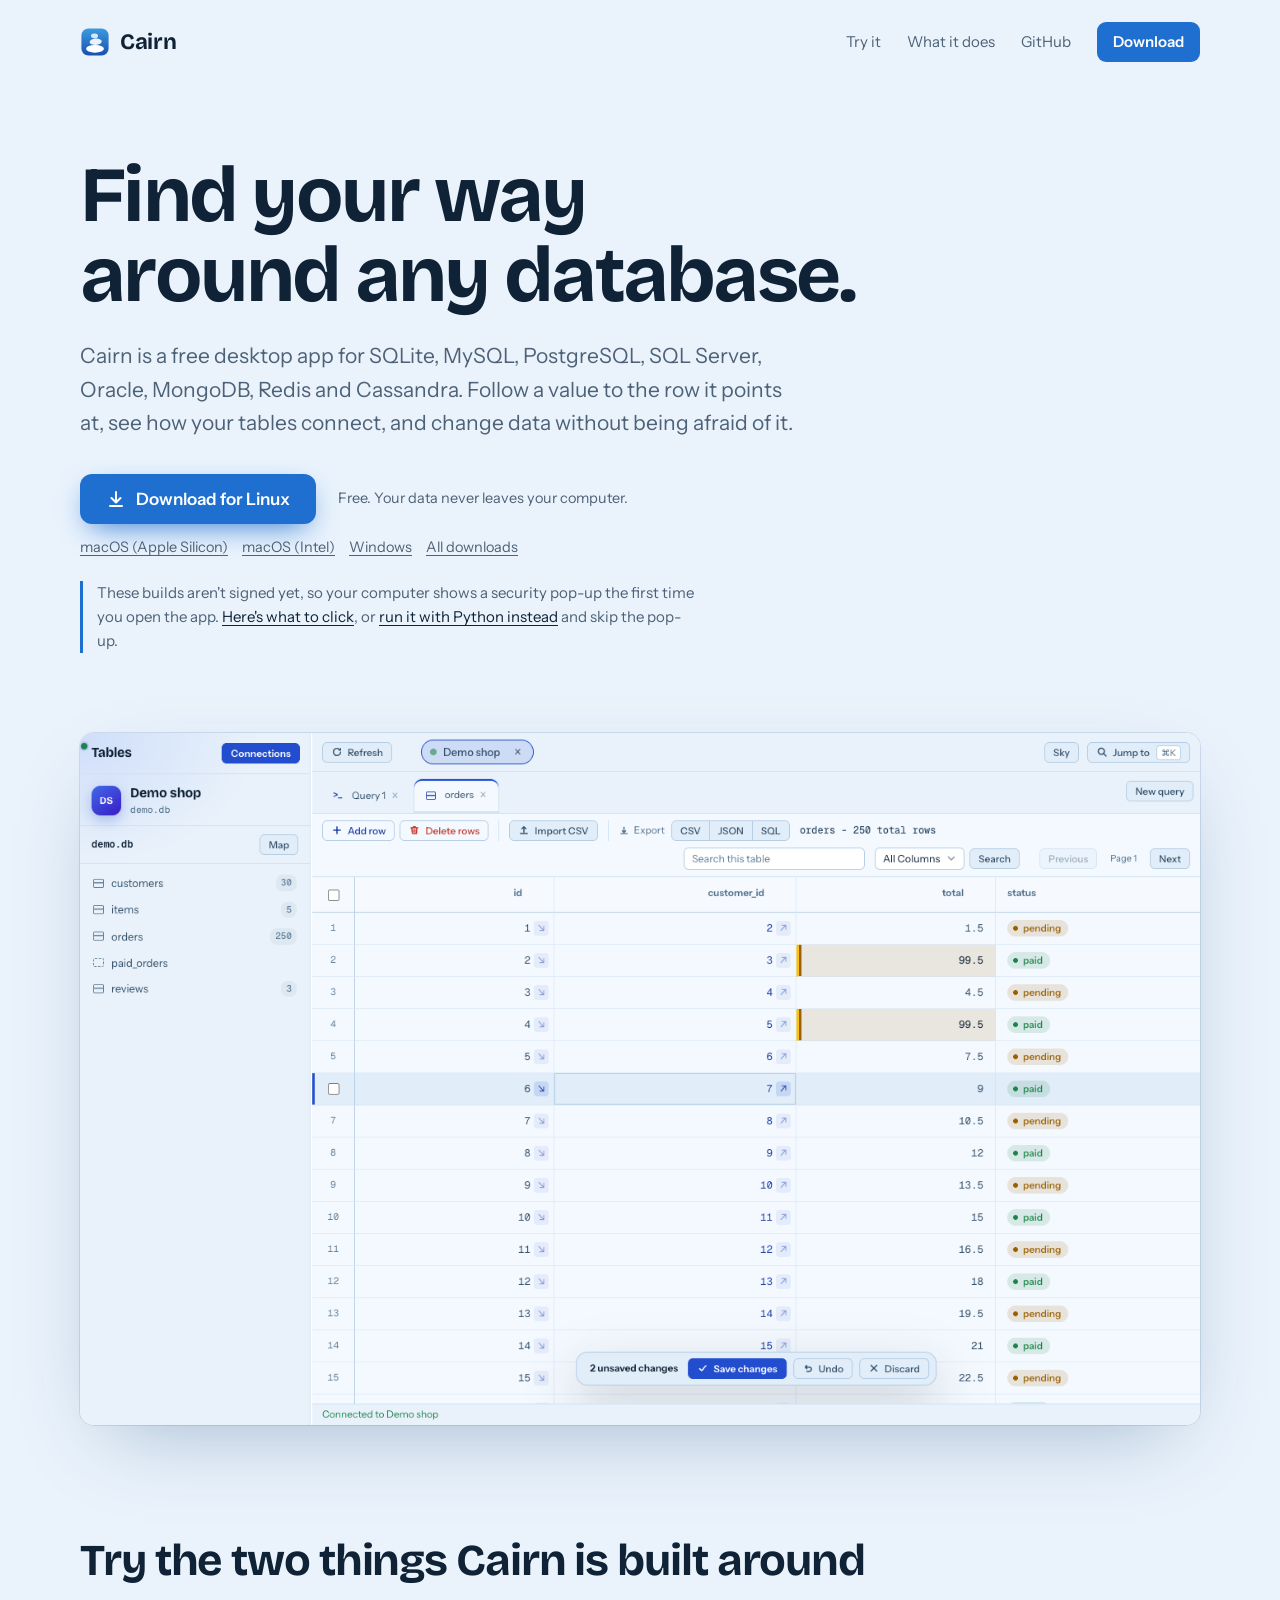
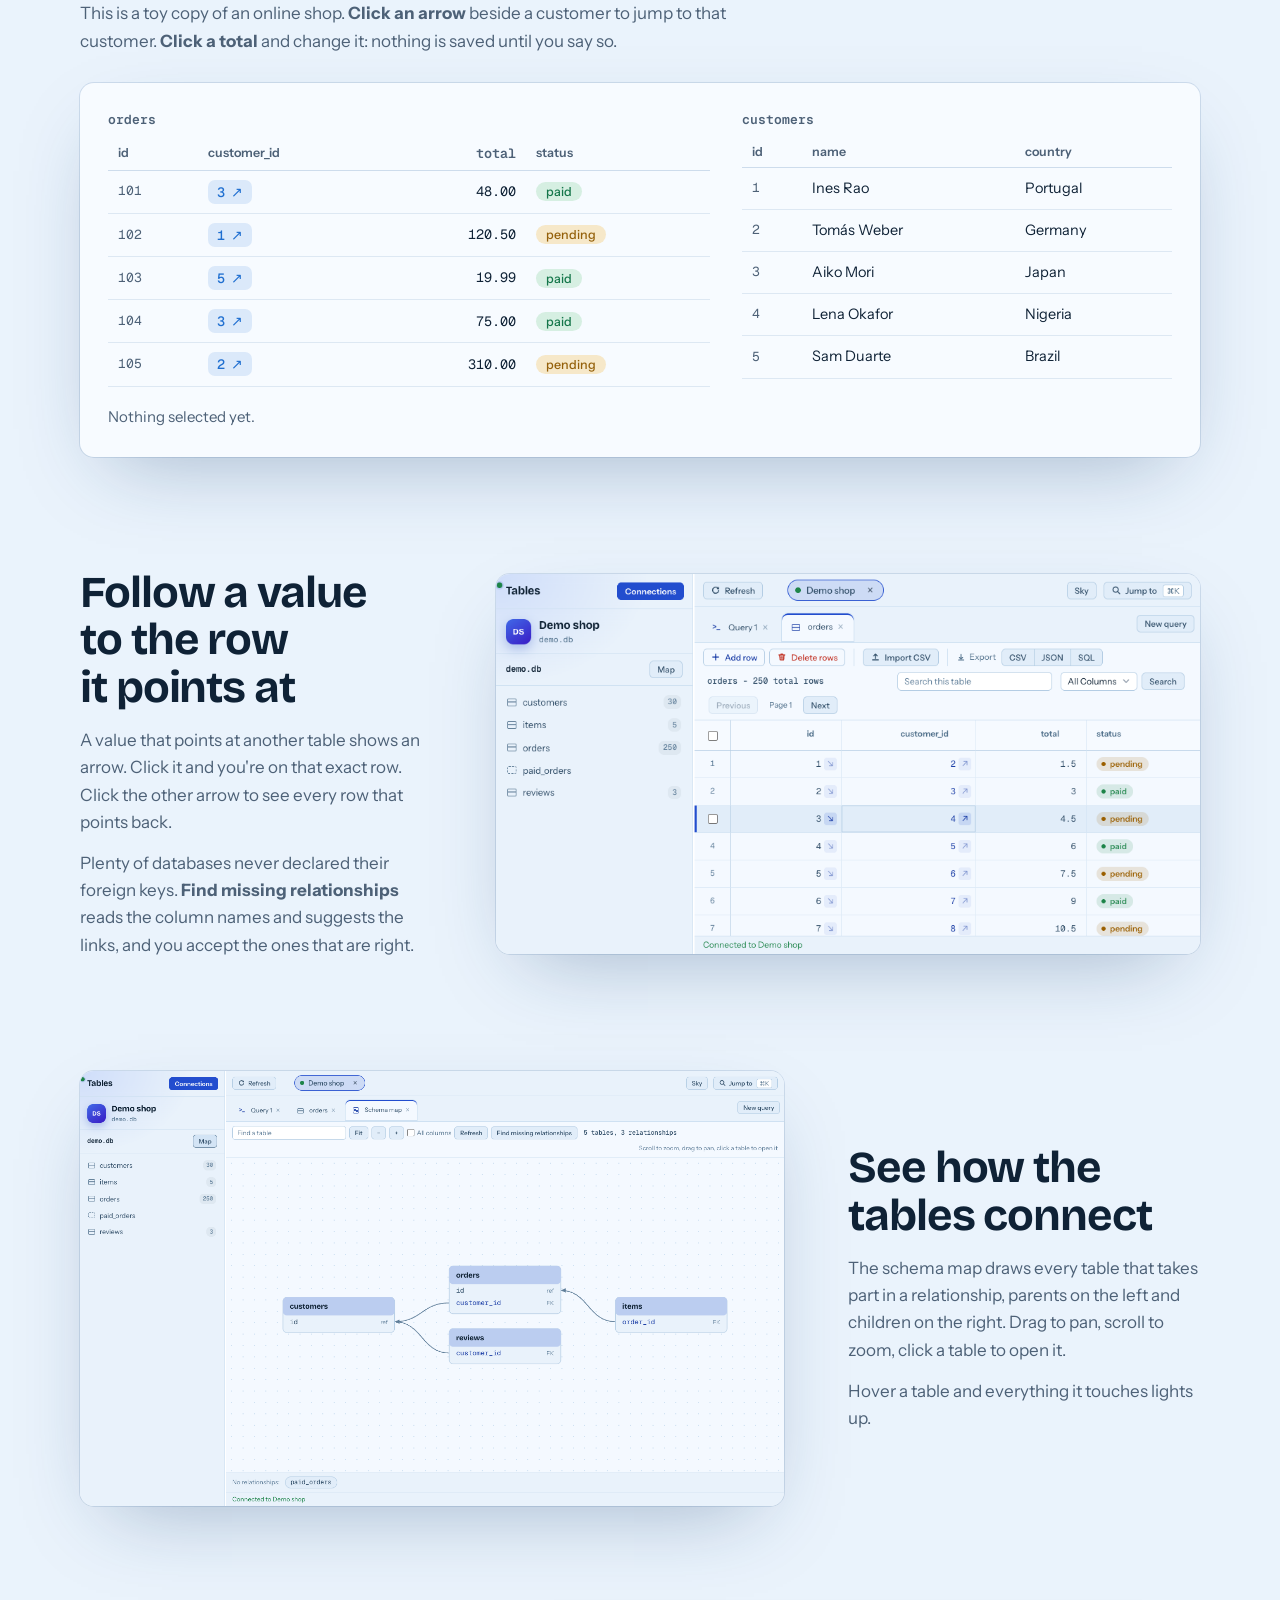
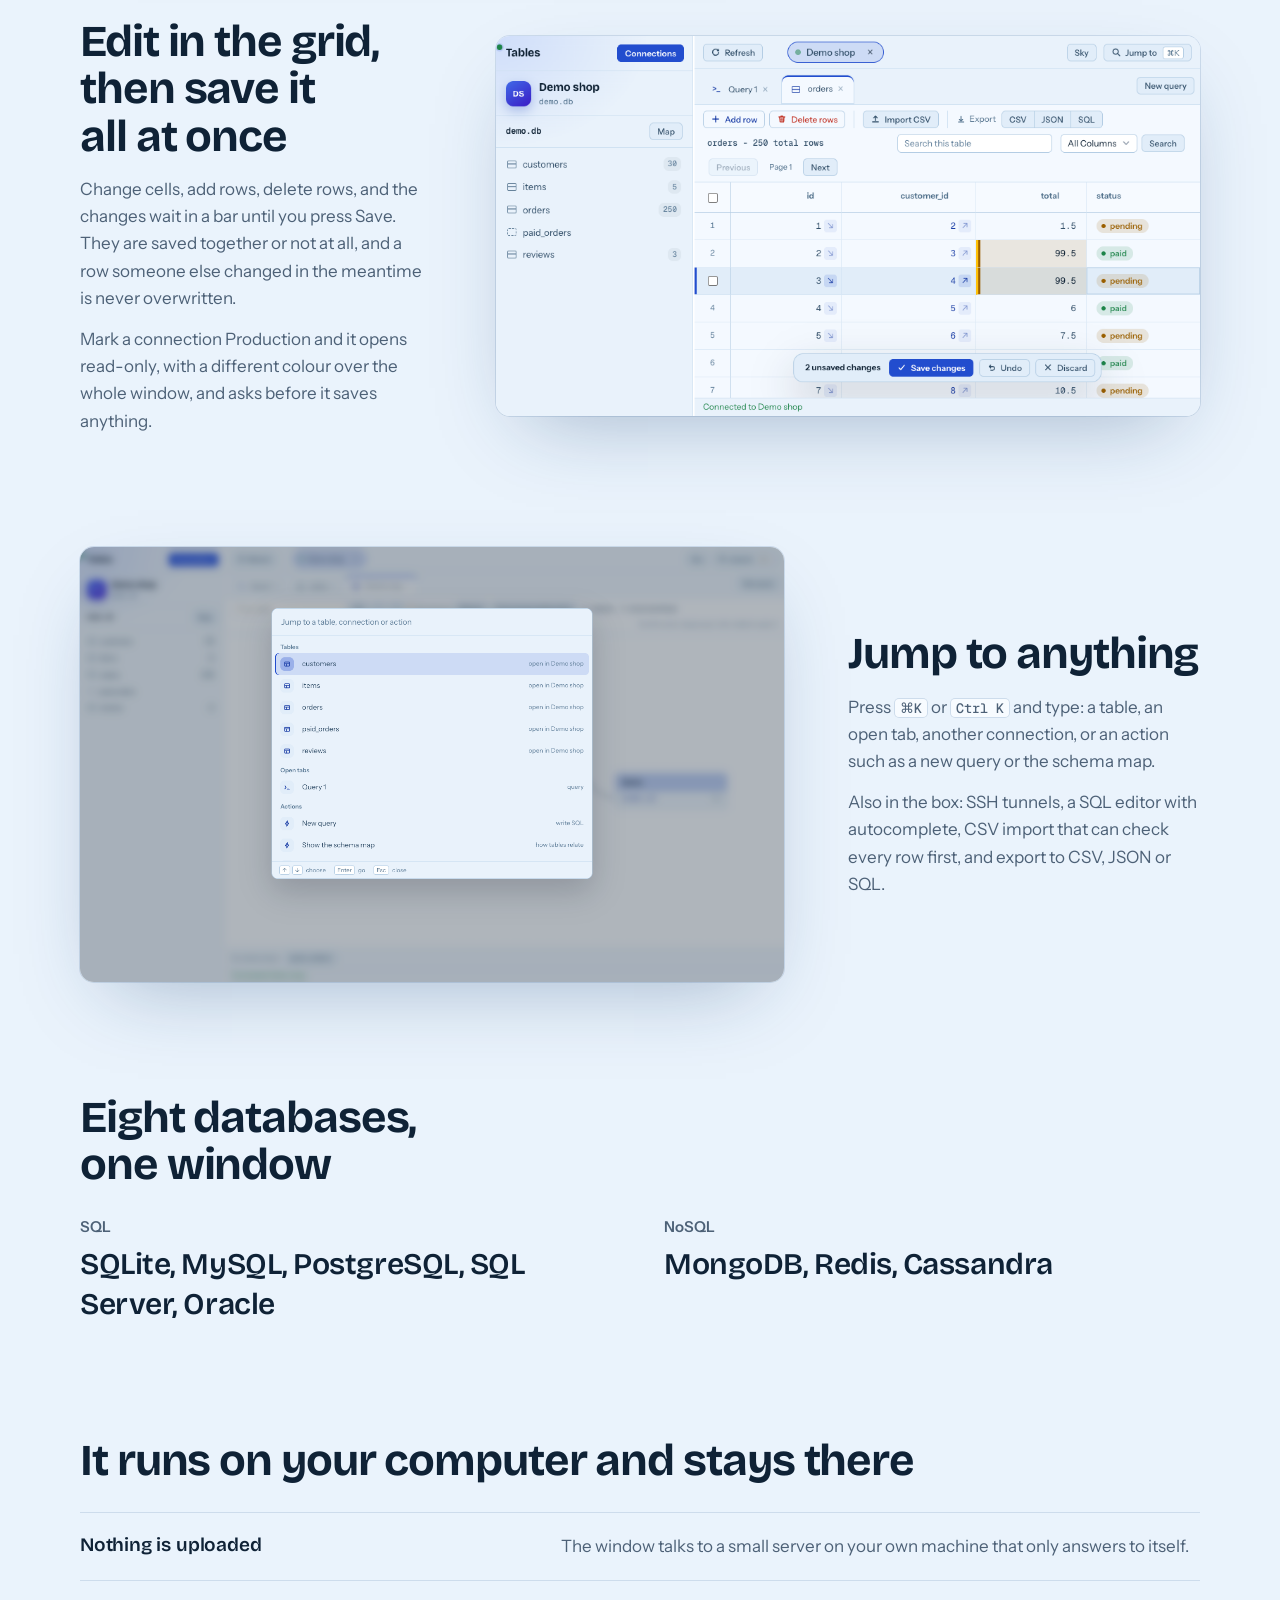
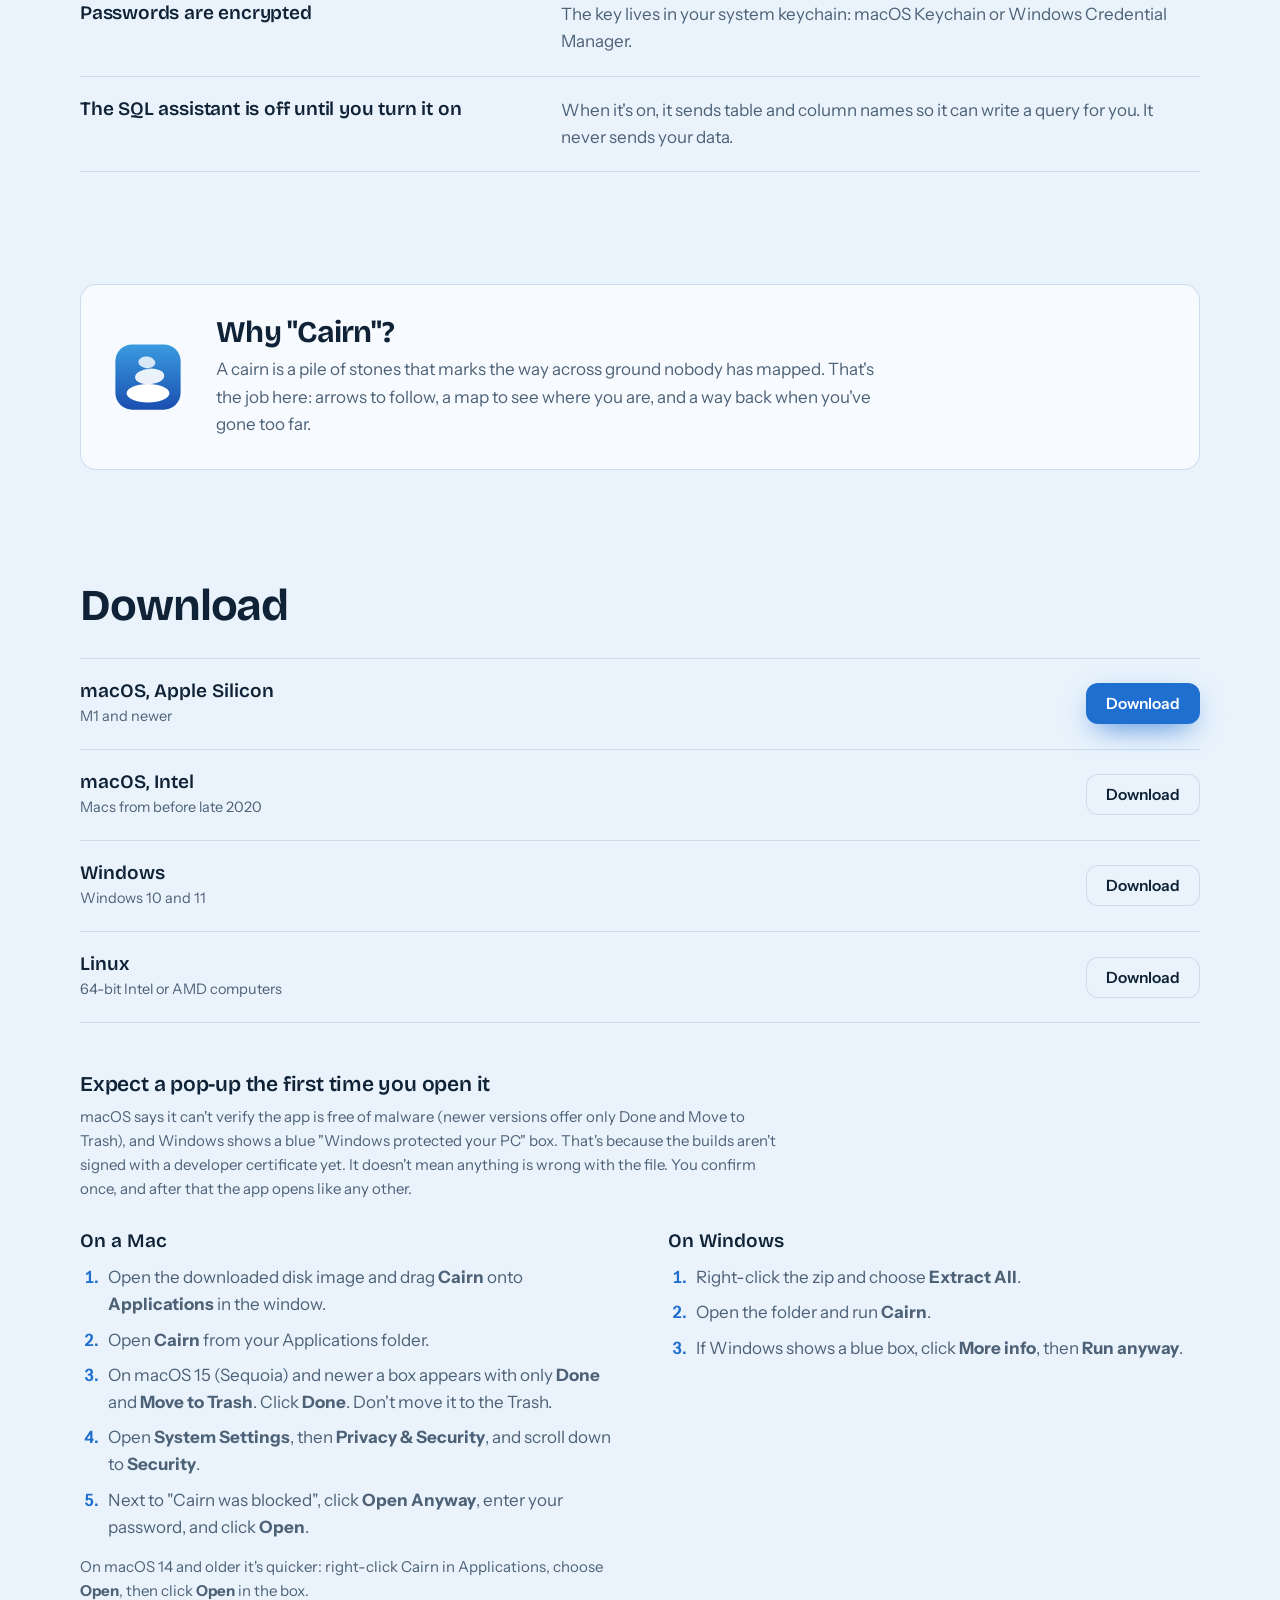
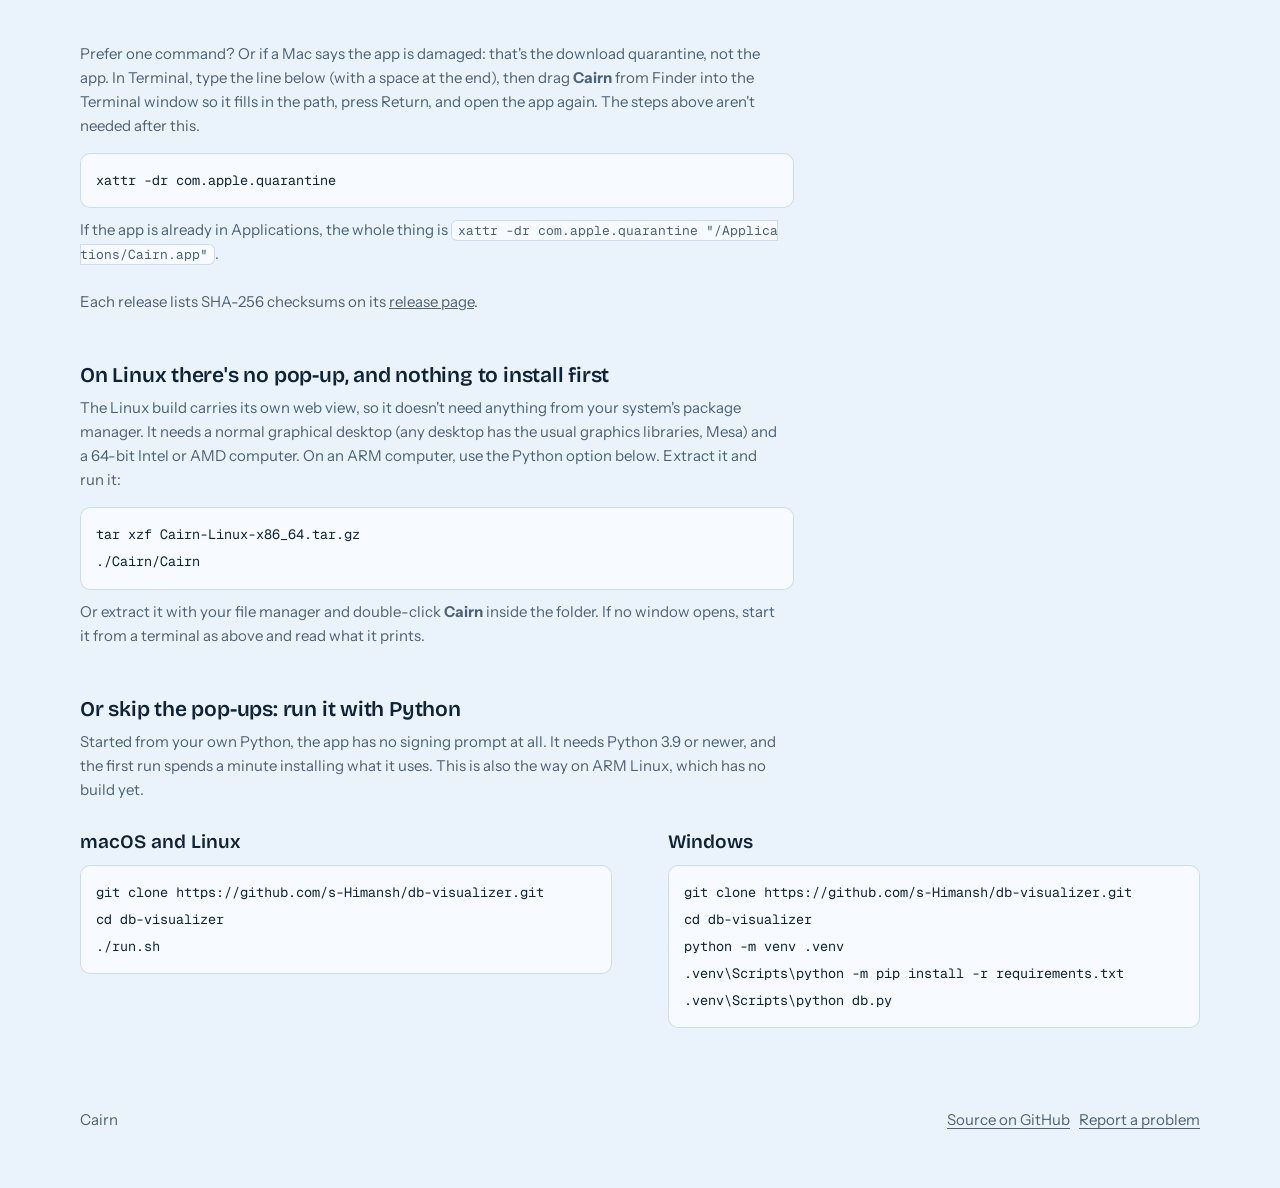
<file: site/index.html>
<!doctype html>
<html lang="en">
<head>
<meta charset="utf-8">
<meta name="viewport" content="width=device-width, initial-scale=1">
<title>Cairn: find your way around any database</title>
<meta name="description" content="Cairn is a free desktop app for SQLite, MySQL, PostgreSQL, SQL Server, Oracle, MongoDB, Redis and Cassandra. Follow a value to the row it points at, see how tables connect, and change data without being afraid of it. Download and open, nothing to install.">
<meta name="color-scheme" content="light dark">
<meta property="og:title" content="Cairn: find your way around any database">
<meta property="og:description" content="Follow a value to the row it points at, see how tables connect, and change data without being afraid of it.">
<meta property="og:image" content="img/grid-sky.png">
<link rel="icon" type="image/svg+xml" href="img/cairn.svg">
<link rel="stylesheet" href="fonts.css">
<link rel="stylesheet" href="style.css">
<link rel="preload" href="fonts/bricolage-grotesque-latin.woff2" as="font" type="font/woff2" crossorigin>
</head>
<body>

<div class="wrap">
  <header class="bar">
    <a class="brand" href="#"><img src="img/cairn.svg" width="30" height="30" alt="">Cairn</a>
    <nav aria-label="Page">
      <a href="#try">Try it</a>
      <a href="#features">What it does</a>
      <a href="https://github.com/s-Himansh/db-visualizer">GitHub</a>
      <a class="nav-get" href="#download">Download</a>
    </nav>
  </header>

  <main>
  <div class="hero">
    <h1>Find your way around any database.</h1>
    <p class="lede">Cairn is a free desktop app for SQLite, MySQL, PostgreSQL, SQL Server, Oracle, MongoDB, Redis and Cassandra. Follow a value to the row it points at, see how your tables connect, and change data without being afraid of it.</p>

    <div class="get" id="get">
      <a class="btn" id="get-btn" data-dl="mac-arm" href="https://github.com/s-Himansh/db-visualizer/releases/latest/download/Cairn-macOS-AppleSilicon.dmg">
        <svg viewBox="0 0 20 20" fill="none" stroke="currentColor" stroke-width="2" stroke-linecap="round" stroke-linejoin="round" aria-hidden="true"><path d="M10 3v10M5.5 9 10 13.5 14.5 9M4 17h12"/></svg>
        <span id="get-label">Download for macOS</span>
      </a>
      <span class="get-note" id="get-note">Free. Your data never leaves your computer.</span>
    </div>
    <p class="other" id="other">
      <a href="#download">macOS (Intel)</a><a href="#download">Windows</a><a href="#download">Linux</a><a href="#download">All downloads</a>
    </p>
    <p class="heads-up">These builds aren't signed yet, so your computer shows a security pop-up the first time you open the app. <a href="#first-launch">Here's what to click</a>, or <a href="#source">run it with Python instead</a> and skip the pop-up.</p>

    <picture class="shot">
      <source srcset="img/grid-obsidian.png" media="(prefers-color-scheme: dark)">
      <img src="img/grid-sky.png" width="1360" height="840" alt="The orders table in Cairn: paid and pending shown as coloured labels, links to related rows, and a bar at the bottom saying two unsaved changes with Save, Undo and Discard.">
    </picture>
  </div>

  <section id="try" class="try" aria-labelledby="try-h">
    <h2 id="try-h">Try the two things Cairn is built around</h2>
    <p class="try-lede">This is a toy copy of an online shop. <b>Click an arrow</b> beside a customer to jump to that customer. <b>Click a total</b> and change it: nothing is saved until you say so.</p>

    <div class="demo" id="demo">
      <div class="demo-tables">
        <div class="demo-pane">
          <div class="demo-name">orders</div>
          <table aria-label="Orders">
            <thead><tr><th>id</th><th>customer_id</th><th class="num">total</th><th>status</th></tr></thead>
            <tbody id="demo-orders"></tbody>
          </table>
        </div>
        <div class="demo-pane">
          <div class="demo-name">customers</div>
          <table aria-label="Customers">
            <thead><tr><th>id</th><th>name</th><th>country</th></tr></thead>
            <tbody id="demo-customers"></tbody>
          </table>
        </div>
      </div>
      <p class="demo-live" id="demo-live" aria-live="polite">Nothing selected yet.</p>
      <div class="demo-bar" id="demo-bar" hidden>
        <b id="demo-count">1 unsaved change</b>
        <button type="button" class="demo-save" id="demo-save">Save changes</button>
        <button type="button" id="demo-undo">Undo</button>
      </div>
    </div>
  </section>

  <section id="features" aria-labelledby="f1">
    <div class="row">
      <div class="text">
        <h2 id="f1">Follow a value to the row it points at</h2>
        <p>A value that points at another table shows an arrow. Click it and you're on that exact row. Click the other arrow to see every row that points back.</p>
        <p>Plenty of databases never declared their foreign keys. <b>Find missing relationships</b> reads the column names and suggests the links, and you accept the ones that are right.</p>
      </div>
      <picture class="shot">
        <source srcset="img/links-obsidian.png" media="(prefers-color-scheme: dark)">
        <img src="img/links-sky.png" width="1000" height="540" loading="lazy" alt="The orders table with arrows beside each customer_id that open the customer they point at.">
      </picture>
    </div>
  </section>

  <section aria-labelledby="f2">
    <div class="row flip">
      <div class="text">
        <h2 id="f2">See how the tables connect</h2>
        <p>The schema map draws every table that takes part in a relationship, parents on the left and children on the right. Drag to pan, scroll to zoom, click a table to open it.</p>
        <p>Hover a table and everything it touches lights up.</p>
      </div>
      <picture class="shot">
        <source srcset="img/map-obsidian.png" media="(prefers-color-scheme: dark)">
        <img src="img/map-sky.png" width="1360" height="840" loading="lazy" alt="The schema map: customers, orders, reviews and items joined by arrows.">
      </picture>
    </div>
  </section>

  <section aria-labelledby="f3">
    <div class="row">
      <div class="text">
        <h2 id="f3">Edit in the grid, then save it all at once</h2>
        <p>Change cells, add rows, delete rows, and the changes wait in a bar until you press Save. They are saved together or not at all, and a row someone else changed in the meantime is never overwritten.</p>
        <p>Mark a connection Production and it opens read-only, with a different colour over the whole window, and asks before it saves anything.</p>
      </div>
      <picture class="shot">
        <source srcset="img/save-obsidian.png" media="(prefers-color-scheme: dark)">
        <img src="img/save-sky.png" width="1000" height="540" loading="lazy" alt="Two edited cells highlighted, and a bar reading 2 unsaved changes with Save changes, Undo and Discard.">
      </picture>
    </div>
  </section>

  <section aria-labelledby="f4">
    <div class="row flip">
      <div class="text">
        <h2 id="f4">Jump to anything</h2>
        <p>Press <kbd>⌘K</kbd> or <kbd>Ctrl K</kbd> and type: a table, an open tab, another connection, or an action such as a new query or the schema map.</p>
        <p>Also in the box: SSH tunnels, a SQL editor with autocomplete, CSV import that can check every row first, and export to CSV, JSON or SQL.</p>
      </div>
      <picture class="shot">
        <source srcset="img/palette-obsidian.png" media="(prefers-color-scheme: dark)">
        <img src="img/palette-sky.png" width="1360" height="840" loading="lazy" alt="The jump menu listing tables, open tabs and actions.">
      </picture>
    </div>
  </section>

  <section class="dbs" aria-labelledby="dbs">
    <h2 id="dbs">Eight databases, one window</h2>
    <div class="dbgroups">
      <div><h3>SQL</h3><p>SQLite, MySQL, PostgreSQL, SQL Server, Oracle</p></div>
      <div><h3>NoSQL</h3><p>MongoDB, Redis, Cassandra</p></div>
    </div>
  </section>

  <section class="trust" aria-labelledby="trust">
    <h2 id="trust">It runs on your computer and stays there</h2>
    <ul>
      <li><strong>Nothing is uploaded</strong><span>The window talks to a small server on your own machine that only answers to itself.</span></li>
      <li><strong>Passwords are encrypted</strong><span>The key lives in your system keychain: macOS Keychain or Windows Credential Manager.</span></li>
      <li><strong>The SQL assistant is off until you turn it on</strong><span>When it's on, it sends table and column names so it can write a query for you. It never sends your data.</span></li>
    </ul>
  </section>

  <section class="name" aria-labelledby="name">
    <div class="name-row">
      <img src="img/cairn.svg" width="72" height="72" alt="">
      <div>
        <h2 id="name">Why "Cairn"?</h2>
        <p>A cairn is a pile of stones that marks the way across ground nobody has mapped. That's the job here: arrows to follow, a map to see where you are, and a way back when you've gone too far.</p>
      </div>
    </div>
  </section>

  <section id="download" aria-labelledby="dl">
    <h2 id="dl">Download</h2>
    <div class="all">
      <div class="item"><div><b>macOS, Apple Silicon</b><small>M1 and newer <span data-size="mac-arm"></span></small></div><a class="btn" data-dl="mac-arm" href="https://github.com/s-Himansh/db-visualizer/releases/latest/download/Cairn-macOS-AppleSilicon.dmg">Download</a></div>
      <div class="item"><div><b>macOS, Intel</b><small>Macs from before late 2020 <span data-size="mac-intel"></span></small></div><a class="btn quiet" data-dl="mac-intel" href="https://github.com/s-Himansh/db-visualizer/releases/latest/download/Cairn-macOS-Intel.dmg">Download</a></div>
      <div class="item"><div><b>Windows</b><small>Windows 10 and 11 <span data-size="win"></span></small></div><a class="btn quiet" data-dl="win" href="https://github.com/s-Himansh/db-visualizer/releases/latest/download/Cairn-Windows.zip">Download</a></div>
      <div class="item"><div><b>Linux</b><small>64-bit Intel or AMD computers <span data-size="linux"></span></small></div><a class="btn quiet" data-dl="linux" href="https://github.com/s-Himansh/db-visualizer/releases/latest/download/Cairn-Linux-x86_64.tar.gz">Download</a></div>
    </div>

    <h3 class="sub" id="first-launch">Expect a pop-up the first time you open it</h3>
    <p class="fine">macOS says it can't verify the app is free of malware (newer versions offer only Done and Move to Trash), and Windows shows a blue "Windows protected your PC" box. That's because the builds aren't signed with a developer certificate yet. It doesn't mean anything is wrong with the file. You confirm once, and after that the app opens like any other.</p>
    <div class="launch">
      <div>
        <h3>On a Mac</h3>
        <ol>
          <li>Open the downloaded disk image and drag <b>Cairn</b> onto <b>Applications</b> in the window.</li>
          <li>Open <b>Cairn</b> from your Applications folder.</li>
          <li>On macOS 15 (Sequoia) and newer a box appears with only <b>Done</b> and <b>Move to Trash</b>. Click <b>Done</b>. Don't move it to the Trash.</li>
          <li>Open <b>System Settings</b>, then <b>Privacy &amp; Security</b>, and scroll down to <b>Security</b>.</li>
          <li>Next to "Cairn was blocked", click <b>Open Anyway</b>, enter your password, and click <b>Open</b>.</li>
        </ol>
        <p class="fine" style="margin-top: 14px">On macOS 14 and older it's quicker: right-click Cairn in Applications, choose <b>Open</b>, then click <b>Open</b> in the box.</p>
      </div>
      <div>
        <h3>On Windows</h3>
        <ol>
          <li>Right-click the zip and choose <b>Extract All</b>.</li>
          <li>Open the folder and run <b>Cairn</b>.</li>
          <li>If Windows shows a blue box, click <b>More info</b>, then <b>Run anyway</b>.</li>
        </ol>
      </div>
    </div>
    <p class="fine">Prefer one command? Or if a Mac says the app is damaged: that's the download quarantine, not the app. In Terminal, type the line below (with a space at the end), then drag <b>Cairn</b> from Finder into the Terminal window so it fills in the path, press Return, and open the app again. The steps above aren't needed after this.</p>
    <pre class="narrow"><code>xattr -dr com.apple.quarantine </code></pre>
    <p class="fine" style="margin-top: 10px">If the app is already in Applications, the whole thing is <code>xattr -dr com.apple.quarantine "/Applications/Cairn.app"</code>.</p>
    <p class="fine">Each release lists SHA-256 checksums on its <a href="https://github.com/s-Himansh/db-visualizer/releases/latest">release page</a>.</p>

    <h3 class="sub" id="linux">On Linux there's no pop-up, and nothing to install first</h3>
    <p class="fine">The Linux build carries its own web view, so it doesn't need anything from your system's package manager. It needs a normal graphical desktop (any desktop has the usual graphics libraries, Mesa) and a 64-bit Intel or AMD computer. On an ARM computer, use the Python option below. Extract it and run it:</p>
    <pre class="narrow"><code>tar xzf Cairn-Linux-x86_64.tar.gz
./Cairn/Cairn</code></pre>
    <p class="fine" style="margin-top: 10px">Or extract it with your file manager and double-click <b>Cairn</b> inside the folder. If no window opens, start it from a terminal as above and read what it prints.</p>

    <h3 class="sub" id="source">Or skip the pop-ups: run it with Python</h3>
    <p class="fine">Started from your own Python, the app has no signing prompt at all. It needs Python 3.9 or newer, and the first run spends a minute installing what it uses. This is also the way on ARM Linux, which has no build yet.</p>
    <div class="launch">
      <div>
        <h3>macOS and Linux</h3>
        <pre><code>git clone https://github.com/s-Himansh/db-visualizer.git
cd db-visualizer
./run.sh</code></pre>
      </div>
      <div>
        <h3>Windows</h3>
        <pre><code>git clone https://github.com/s-Himansh/db-visualizer.git
cd db-visualizer
python -m venv .venv
.venv\Scripts\python -m pip install -r requirements.txt
.venv\Scripts\python db.py</code></pre>
      </div>
    </div>
  </section>
  </main>

  <footer>
    <span>Cairn <span id="version"></span></span>
    <span><a href="https://github.com/s-Himansh/db-visualizer">Source on GitHub</a> &nbsp; <a href="https://github.com/s-Himansh/db-visualizer/issues">Report a problem</a></span>
  </footer>
</div>

<script src="app.js"></script>
</body>
</html>
</file>
<file: site/fonts.css>
/* The same three typefaces as the app (SIL Open Font License, see fonts/), served from this site: nothing comes from the internet. */

/* Instrument Sans: the interface */
@font-face { font-family: 'Instrument Sans'; font-style: normal; font-weight: 400 700; font-display: swap;
  src: url('fonts/instrument-sans-latin-ext.woff2') format('woff2');
  unicode-range: U+0100-02BA, U+02BD-02C5, U+02C7-02CC, U+02CE-02D7, U+02DD-02FF, U+0304, U+0308, U+0329, U+1D00-1DBF, U+1E00-1E9F, U+1EF2-1EFF, U+2020, U+20A0-20AB, U+20AD-20C0, U+2113, U+2C60-2C7F, U+A720-A7FF; }
@font-face { font-family: 'Instrument Sans'; font-style: normal; font-weight: 400 700; font-display: swap;
  src: url('fonts/instrument-sans-latin.woff2') format('woff2');
  unicode-range: U+0000-00FF, U+0131, U+0152-0153, U+02BB-02BC, U+02C6, U+02DA, U+02DC, U+0304, U+0308, U+0329, U+2000-206F, U+20AC, U+2122, U+2191, U+2193, U+2212, U+2215, U+FEFF, U+FFFD; }

/* Bricolage Grotesque: titles and the big headline on the picker screen */
@font-face { font-family: 'Bricolage Grotesque'; font-style: normal; font-weight: 200 800; font-display: swap;
  src: url('fonts/bricolage-grotesque-latin-ext.woff2') format('woff2');
  unicode-range: U+0100-02BA, U+02BD-02C5, U+02C7-02CC, U+02CE-02D7, U+02DD-02FF, U+0304, U+0308, U+0329, U+1D00-1DBF, U+1E00-1E9F, U+1EF2-1EFF, U+2020, U+20A0-20AB, U+20AD-20C0, U+2113, U+2C60-2C7F, U+A720-A7FF; }
@font-face { font-family: 'Bricolage Grotesque'; font-style: normal; font-weight: 200 800; font-display: swap;
  src: url('fonts/bricolage-grotesque-latin.woff2') format('woff2');
  unicode-range: U+0000-00FF, U+0131, U+0152-0153, U+02BB-02BC, U+02C6, U+02DA, U+02DC, U+0304, U+0308, U+0329, U+2000-206F, U+20AC, U+2122, U+2191, U+2193, U+2212, U+2215, U+FEFF, U+FFFD; }

/* Geist Mono: data, numbers, SQL and addresses */
@font-face { font-family: 'Geist Mono'; font-style: normal; font-weight: 100 900; font-display: swap;
  src: url('fonts/geist-mono-latin-ext.woff2') format('woff2');
  unicode-range: U+0100-02BA, U+02BD-02C5, U+02C7-02CC, U+02CE-02D7, U+02DD-02FF, U+0304, U+0308, U+0329, U+1D00-1DBF, U+1E00-1E9F, U+1EF2-1EFF, U+2020, U+20A0-20AB, U+20AD-20C0, U+2113, U+2C60-2C7F, U+A720-A7FF; }
@font-face { font-family: 'Geist Mono'; font-style: normal; font-weight: 100 900; font-display: swap;
  src: url('fonts/geist-mono-latin.woff2') format('woff2');
  unicode-range: U+0000-00FF, U+0131, U+0152-0153, U+02BB-02BC, U+02C6, U+02DA, U+02DC, U+0304, U+0308, U+0329, U+2000-206F, U+20AC, U+2122, U+2191, U+2193, U+2212, U+2215, U+FEFF, U+FFFD; }
</file>
<file: site/style.css>
/* The page wears the app's own two looks: Sky when your system is light, Obsidian when it is dark. */
:root {
  --bg: #eaf3fc; --surface: #f7fbff; --ink: #0f2236; --muted: #4d6177; --faint: #7a8da1;
  --ok: #14764a; --ok-wash: #d6efe2; --warn: #94600a; --warn-wash: #f6e8c9; --line: #cddcec; --accent: #1f6fd0; --accent-ink: #ffffff; --accent-wash: #dbe9fa; --shadow: 0 30px 80px -30px rgba(20, 60, 110, .35);
  --display: 'Bricolage Grotesque', 'Instrument Sans', system-ui, sans-serif;
  --body: 'Instrument Sans', system-ui, -apple-system, 'Segoe UI', sans-serif;
  --mono: 'Geist Mono', ui-monospace, 'SF Mono', Menlo, Consolas, monospace;
  --gutter: clamp(16px, 4vw, 40px);
}
@media (prefers-color-scheme: dark) {
  :root { --bg: #0b0b0d; --surface: #141418; --ink: #ece9f7; --muted: #a29fb6; --faint: #77748a;
    --ok: #5fd39a; --ok-wash: #14291f; --warn: #f0b955; --warn-wash: #2e2410; --line: #26262e; --accent: #8b7cf6; --accent-ink: #0b0b0d; --accent-wash: #1d1a33; --shadow: 0 30px 80px -30px rgba(0, 0, 0, .8); }
}
* { box-sizing: border-box; }
html { scroll-behavior: smooth; }
body { margin: 0; background: var(--bg); color: var(--ink); font: 400 17px/1.6 var(--body); -webkit-font-smoothing: antialiased; }
img { display: block; max-width: 100%; height: auto; }
a { color: inherit; }
:focus-visible { outline: 2px solid var(--accent); outline-offset: 3px; border-radius: 4px; }
.wrap { width: min(1120px, 100% - 2 * var(--gutter)); margin-inline: auto; }

/* top bar */
.bar { display: flex; align-items: center; justify-content: space-between; padding-block: 22px; }
.brand { display: inline-flex; align-items: center; gap: 10px; white-space: nowrap; font: 700 22px var(--display); letter-spacing: -.015em; text-decoration: none; }
.brand img { border-radius: 8px; }
.bar nav { display: flex; align-items: center; gap: 26px; font-size: 15px; color: var(--muted); }
.bar nav .nav-get { color: var(--accent-ink); background: var(--accent); padding: 8px 16px; border-radius: 9px; font-weight: 600; }
.bar nav .nav-get:hover { color: var(--accent-ink); filter: brightness(1.08); }
.bar nav a { text-decoration: none; }
.bar nav a:hover { color: var(--ink); }

/* hero */
.hero { padding-top: clamp(28px, 6vw, 72px); }
h1 { font: 700 clamp(38px, 6.4vw, 78px)/1.02 var(--display); letter-spacing: -.035em; margin: 0; max-width: 17ch; text-wrap: balance; }
.lede { font-size: clamp(18px, 2vw, 21px); color: var(--muted); max-width: 52ch; margin: 24px 0 0; }
.get { margin-top: 34px; display: flex; flex-wrap: wrap; align-items: center; gap: 14px 22px; }
.btn { display: inline-flex; align-items: center; gap: 10px; background: var(--accent); color: var(--accent-ink); font: 600 17px var(--body);
  padding: 15px 26px; border-radius: 12px; text-decoration: none; box-shadow: 0 10px 30px -10px var(--accent); transition: transform .15s, box-shadow .15s; }
.btn:hover { transform: translateY(-2px); box-shadow: 0 16px 34px -10px var(--accent); }
.btn svg { width: 20px; height: 20px; flex: none; }
.btn.quiet { background: transparent; color: var(--ink); box-shadow: inset 0 0 0 1px var(--line); }
.btn.quiet:hover { box-shadow: inset 0 0 0 1px var(--accent); }
.get-note { font-size: 14.5px; color: var(--muted); }
.get-note a { color: var(--ink); text-underline-offset: 3px; }
.get-note .mono { font-family: var(--mono); font-size: 13px; }
.other { margin-top: 12px; font-size: 14.5px; color: var(--muted); }
.other a { margin-right: 14px; text-underline-offset: 3px; }

/* the product, framed. This is the one big thing on the page. */
picture.shot { display: block; }
.shot { border-radius: 14px; overflow: hidden; background: var(--surface); box-shadow: var(--shadow), 0 0 0 1px var(--line); }
.shot img { width: 100%; }
.hero .shot { margin-top: clamp(40px, 7vw, 80px); animation: rise .9s cubic-bezier(.2, .8, .2, 1) both .15s; }
@keyframes rise { from { opacity: 0; transform: translateY(28px); } }
@media (prefers-reduced-motion: reduce) { .hero .shot { animation: none; } html { scroll-behavior: auto; } .btn { transition: none; } }

/* feature rows: text beside a picture, sides alternate */
section { padding-block: clamp(56px, 9vw, 112px) 0; }
.row { display: grid; grid-template-columns: minmax(0, 4fr) minmax(0, 8fr); gap: clamp(28px, 5vw, 72px); align-items: center; }
.row.flip { grid-template-columns: minmax(0, 8fr) minmax(0, 4fr); }
.row.flip .text { order: 2; }
h2 { font: 700 clamp(28px, 3.6vw, 44px)/1.08 var(--display); letter-spacing: -.025em; margin: 0 0 16px; text-wrap: balance; }
.text p { margin: 0 0 14px; color: var(--muted); max-width: 46ch; }
.text p:last-child { margin-bottom: 0; }
kbd { font: 500 .8em var(--mono); background: var(--surface); box-shadow: inset 0 0 0 1px var(--line); border-radius: 5px; padding: 1px 6px; }

/* databases */
.dbs h2 { max-width: 20ch; }
.dbgroups { display: grid; grid-template-columns: repeat(2, minmax(0, 1fr)); gap: 28px 48px; margin-top: 28px; }
.dbgroups h3 { font: 600 15px var(--body); color: var(--muted); margin: 0 0 8px; }
.dbgroups p { font: 600 clamp(22px, 2.6vw, 30px)/1.35 var(--display); letter-spacing: -.015em; margin: 0; }

/* trust: a plain list, not cards */
.trust ul { list-style: none; padding: 0; margin: 28px 0 0; border-top: 1px solid var(--line); }
.trust li { display: grid; grid-template-columns: minmax(0, 5fr) minmax(0, 7fr); gap: 24px; padding: 20px 0; border-bottom: 1px solid var(--line); }
.trust strong { font: 600 19px var(--display); letter-spacing: -.01em; }
.trust span { color: var(--muted); }

/* first launch: a real sequence, so it is numbered */
.launch { display: grid; grid-template-columns: repeat(2, minmax(0, 1fr)); gap: 28px 56px; margin-top: 28px; }
.launch h3 { font: 600 19px var(--display); margin: 0 0 12px; }
.launch ol { margin: 0; padding: 0 0 0 1.3em; color: var(--muted); }
.launch li { padding-left: 6px; margin-bottom: 8px; }
.launch li::marker { color: var(--accent); font-weight: 600; }
.launch code, .fine code { font: 13px var(--mono); background: var(--surface); box-shadow: inset 0 0 0 1px var(--line); border-radius: 6px; padding: 2px 7px; word-break: break-all; }
.fine { font-size: 15px; color: var(--muted); margin-top: 24px; max-width: 70ch; }

/* the heads-up under the big button, and the sub-headings in the download section */
.heads-up { margin: 22px 0 0; max-width: 62ch; font-size: 15px; color: var(--muted); padding-left: 14px; border-left: 3px solid var(--accent); }
.heads-up a { color: var(--ink); text-underline-offset: 3px; }
h3.sub { font: 600 21px var(--display); letter-spacing: -.01em; margin: 48px 0 0; scroll-margin-top: 20px; }
h3.sub + .fine { margin-top: 8px; }
pre { margin: 0; background: var(--surface); box-shadow: inset 0 0 0 1px var(--line); border-radius: 10px; padding: 14px 16px; overflow-x: auto; }
pre.narrow { max-width: 70ch; margin-top: 12px; }
pre code, .launch pre code { font: 13.5px/1.7 var(--mono); background: none; box-shadow: none; padding: 0; word-break: normal; white-space: pre; }

/* all downloads */
.all { margin-top: 28px; border-top: 1px solid var(--line); }
.all .item { display: flex; flex-wrap: wrap; align-items: center; justify-content: space-between; gap: 12px 24px; padding: 20px 0; border-bottom: 1px solid var(--line); }
.item b { font: 600 19px var(--display); display: block; }
.item small { color: var(--muted); font-size: 14.5px; }
.item .btn { padding: 11px 20px; font-size: 15.5px; }

footer { padding-block: 80px 56px; color: var(--muted); font-size: 15px; display: flex; flex-wrap: wrap; gap: 12px 32px; justify-content: space-between; }
footer a { text-underline-offset: 3px; }

@media (max-width: 640px) { .bar nav a:not(.nav-get) { display: none; } }
@media (max-width: 860px) {
  .row, .row.flip { grid-template-columns: 1fr; }
  .row.flip .text { order: 0; }
  .trust li, .launch, .dbgroups { grid-template-columns: minmax(0, 1fr); }
  .bar nav { gap: 18px; }
}


/* the live demo */
.try-lede { color: var(--muted); max-width: 60ch; margin: 0 0 28px; }
.demo { background: var(--surface); border-radius: 14px; box-shadow: var(--shadow), 0 0 0 1px var(--line); padding: clamp(14px, 3vw, 28px); position: relative; }
.demo-tables { display: grid; grid-template-columns: minmax(0, 7fr) minmax(0, 5fr); gap: clamp(16px, 3vw, 32px); }
.demo-name { font: 600 13px var(--mono); color: var(--muted); margin-bottom: 8px; }
.demo table { width: 100%; border-collapse: collapse; font-size: 14.5px; }
.demo th { text-align: left; font: 600 12.5px var(--body); color: var(--muted); padding: 8px 10px; border-bottom: 1px solid var(--line); }
.demo td { padding: 9px 10px; border-bottom: 1px solid color-mix(in srgb, var(--line) 60%, transparent); font-variant-numeric: tabular-nums; transition: background .2s, box-shadow .2s; }
.demo .num, .demo td.num { text-align: right; font-family: var(--mono); font-size: 13.5px; }
.demo td.idc { font-family: var(--mono); font-size: 13px; color: var(--muted); }
.demo .link { font: 500 13.5px var(--mono); color: var(--accent); background: var(--accent-wash); border: 0; border-radius: 7px; padding: 3px 9px; cursor: pointer; display: inline-flex; gap: 6px; align-items: center; }
.demo .link:hover { filter: brightness(.96); }
.demo .edit { cursor: text; border-radius: 6px; outline: none; }
.demo .edit:hover { box-shadow: inset 0 0 0 1px var(--line); }
.demo .edit:focus { box-shadow: inset 0 0 0 2px var(--accent); background: var(--bg); }
.demo td.changed { background: var(--warn-wash); box-shadow: inset 3px 0 0 var(--warn); }
.demo tr.target td { background: var(--accent-wash); }
.demo tr.target td:first-child { box-shadow: inset 3px 0 0 var(--accent); }
.pill { display: inline-block; font: 500 12.5px var(--body); padding: 2px 10px; border-radius: 99px; }
.pill.paid { color: var(--ok); background: var(--ok-wash); }
.pill.pending { color: var(--warn); background: var(--warn-wash); }
.demo-live { margin: 18px 0 0; min-height: 1.6em; font-size: 15px; color: var(--muted); }
.demo-bar { display: flex; align-items: center; gap: 12px; flex-wrap: wrap; margin-top: 14px; padding: 10px 12px 10px 16px; border-radius: 12px; background: var(--bg); box-shadow: 0 10px 30px -12px rgba(0, 0, 0, .35), 0 0 0 1px var(--line); width: fit-content; animation: pop .35s cubic-bezier(.2, .9, .3, 1.2) both; }
.demo-bar[hidden] { display: none; }
.demo-bar button { font: 600 14.5px var(--body); border: 0; border-radius: 8px; padding: 8px 14px; cursor: pointer; background: transparent; color: var(--ink); box-shadow: inset 0 0 0 1px var(--line); }
.demo-bar .demo-save { background: var(--accent); color: var(--accent-ink); box-shadow: none; }
@keyframes pop { from { opacity: 0; transform: translateY(10px) scale(.98); } }
@media (prefers-reduced-motion: reduce) { .demo-bar { animation: none; } .demo td { transition: none; } }
@media (max-width: 860px) { .demo-tables { grid-template-columns: minmax(0, 1fr); } .demo { overflow-x: auto; } }

/* why the name */
.name-row { display: flex; gap: clamp(18px, 3vw, 32px); align-items: center; padding: clamp(20px, 3vw, 32px); border-radius: 16px; background: var(--surface); box-shadow: inset 0 0 0 1px var(--line); }
.name-row img { flex: none; border-radius: 18px; }
.name-row h2 { font-size: clamp(22px, 2.6vw, 30px); margin-bottom: 8px; }
.name-row p { margin: 0; color: var(--muted); max-width: 62ch; }
@media (max-width: 560px) { .name-row { flex-direction: column; align-items: flex-start; } }
</file>
